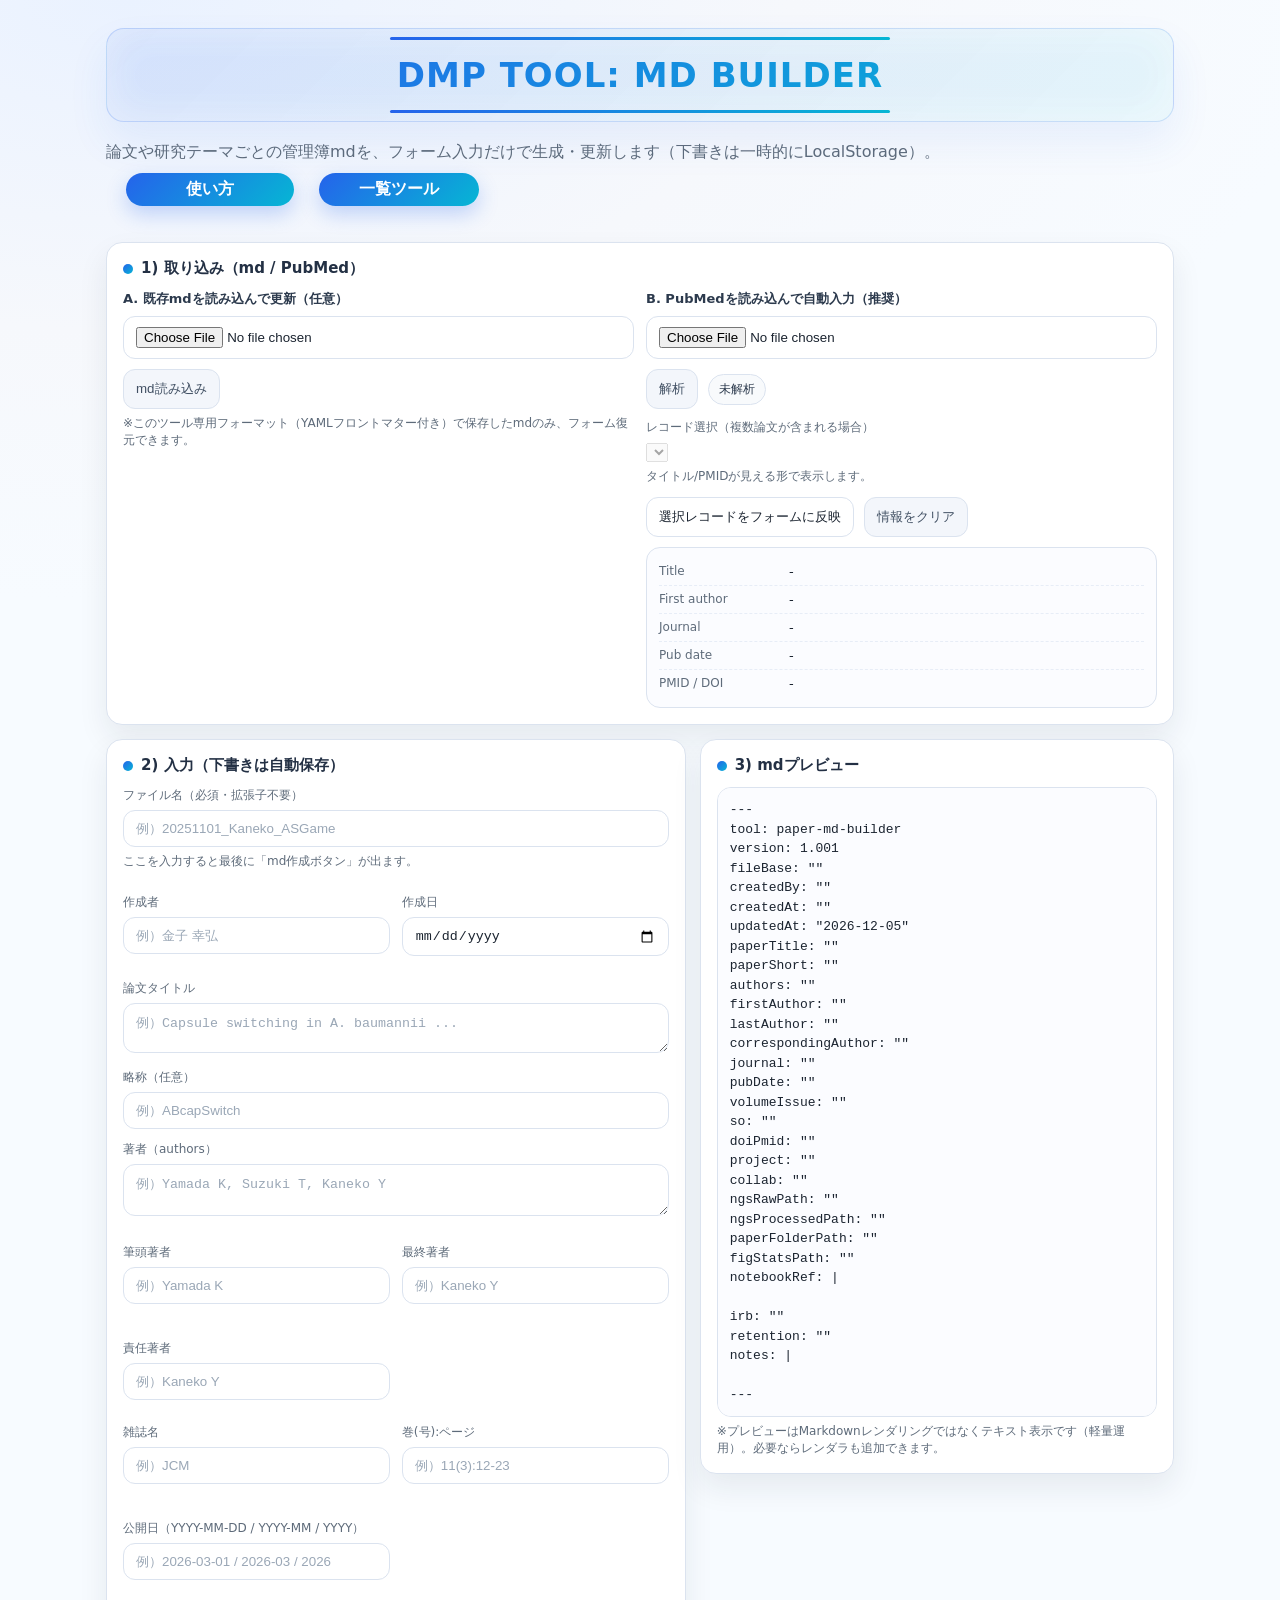
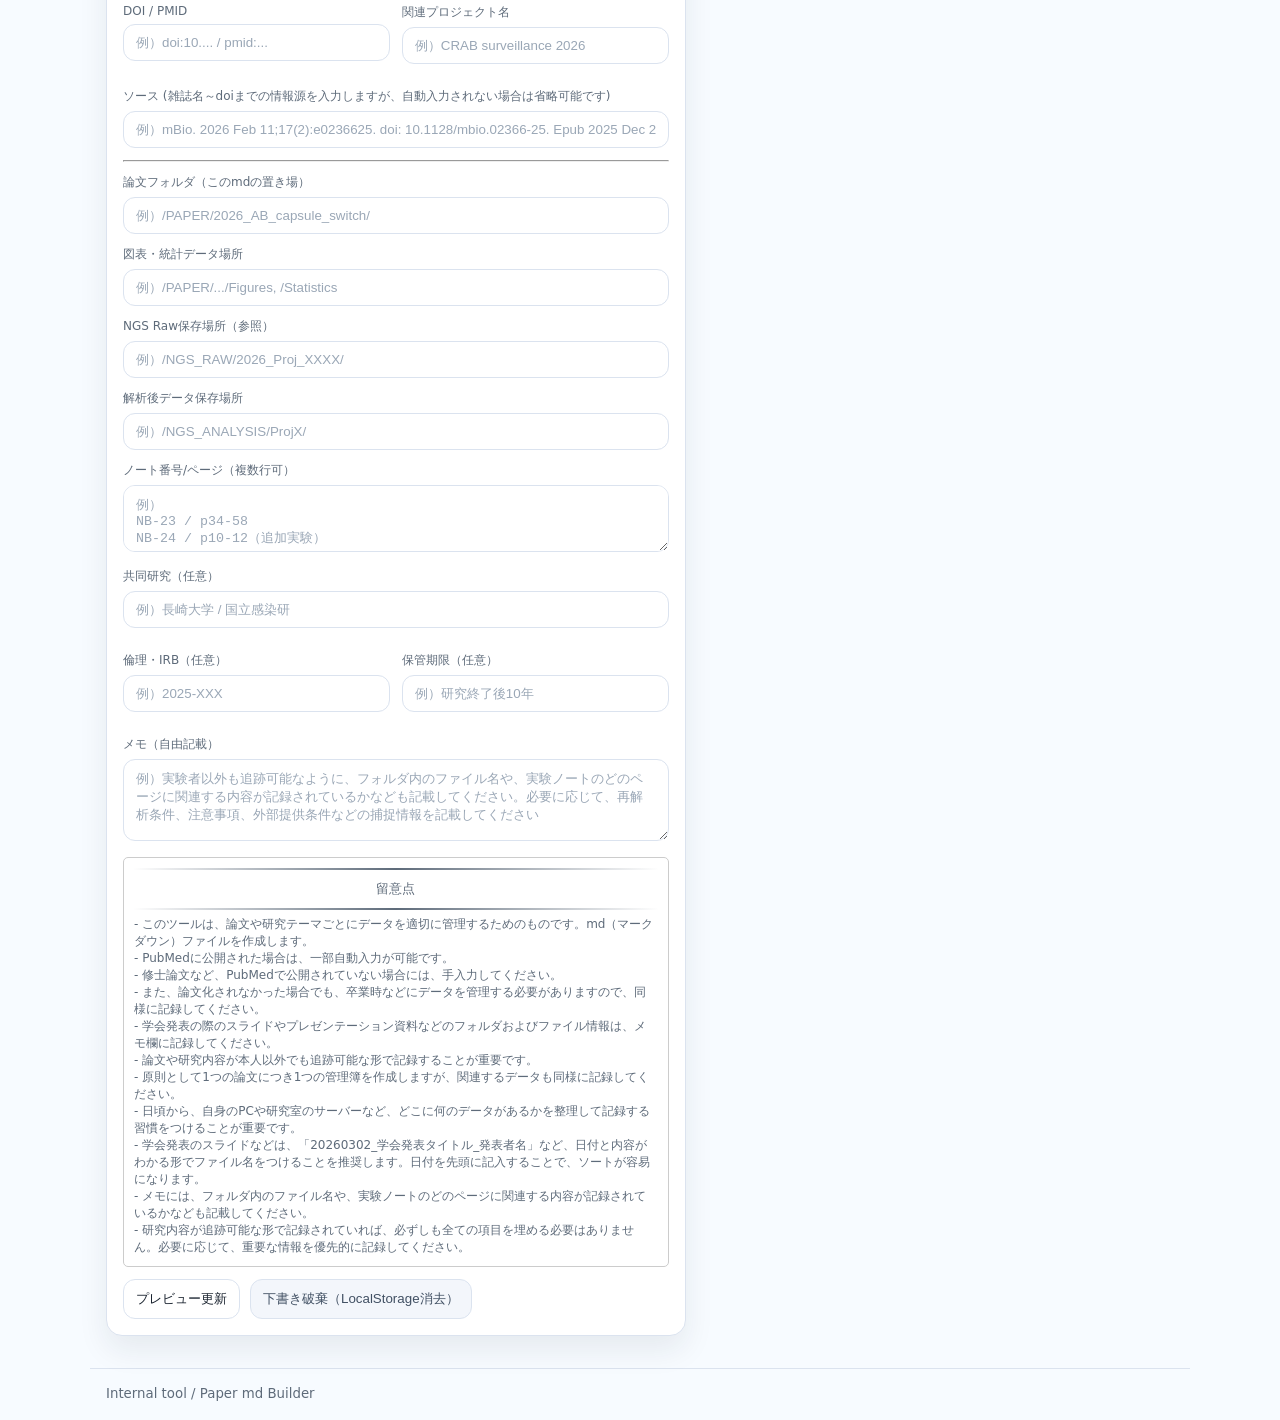
<file: index.html>
<!doctype html>
<html lang="ja">
  <head>
    <meta charset="utf-8" />
    <meta name="viewport" content="width=device-width,initial-scale=1" />
    <title>DMP tool</title>
    <link rel="stylesheet" href="style.css" />
  </head>
  <body>
    <header class="wrap">
      <div class="heroTitle">
        <h1>DMP tool: md builder</h1>
      </div>
      <p class="sub">
        論文や研究テーマごとの管理簿mdを、フォーム入力だけで生成・更新します（下書きは一時的にLocalStorage）。
      </p>

      <div class="toplink">
        <a href="howtouse.html" target="_blank" class="howtoLink">使い方</a>
        <a href="summary.html" target="_blank" class="summaryLink"
          >一覧ツール</a
        >
      </div>
    </header>

    <main class="wrap grid">
      <!-- Import hub -->
      <section class="card">
        <h2>1) 取り込み（md / PubMed）</h2>

        <div class="two">
          <!-- Existing md import -->
          <div>
            <h3 class="h3">A. 既存mdを読み込んで更新（任意）</h3>
            <div class="row">
              <input
                type="file"
                id="mdFile"
                accept=".md,text/markdown,text/plain"
              />
              <button id="btnLoadMd" class="btn secondary" type="button">
                md読み込み
              </button>
            </div>
            <p class="hint">
              ※このツール専用フォーマット（YAMLフロントマター付き）で保存したmdのみ、フォーム復元できます。
            </p>
          </div>

          <!-- NBIB import -->
          <div>
            <h3 class="h3">B. PubMedを読み込んで自動入力（推奨）</h3>
            <div class="row">
              <input type="file" id="nbibFile" accept=".nbib,.txt,text/plain" />
              <button id="btnLoadNbib" class="btn secondary" type="button">
                解析
              </button>
              <span id="nbibStatus" class="pill">未解析</span>
            </div>

            <div class="field" style="margin-top: 10px">
              <label>レコード選択（複数論文が含まれる場合）</label>
              <select id="nbibRecordSelect" disabled></select>
              <p class="hint">タイトル/PMIDが見える形で表示します。</p>
            </div>

            <div class="row">
              <button id="btnApplyNbib" class="btn" type="button" disabled>
                選択レコードをフォームに反映
              </button>
              <button id="btnClearNbib" class="btn secondary" type="button">
                情報をクリア
              </button>
            </div>

            <div class="miniCard" id="nbibPreviewBox" aria-live="polite">
              <div class="kv">
                <div class="k">Title</div>
                <div class="v" id="pvTitle">-</div>
              </div>
              <div class="kv">
                <div class="k">First author</div>
                <div class="v" id="pvAuthor">-</div>
              </div>
              <div class="kv">
                <div class="k">Journal</div>
                <div class="v" id="pvJournal">-</div>
              </div>
              <div class="kv">
                <div class="k">Pub date</div>
                <div class="v" id="pvDate">-</div>
              </div>
              <div class="kv">
                <div class="k">PMID / DOI</div>
                <div class="v" id="pvIds">-</div>
              </div>
            </div>
          </div>
        </div>
      </section>

      <!-- Form -->
      <section class="card">
        <h2>2) 入力（下書きは自動保存）</h2>

        <form id="paperForm" autocomplete="off">
          <div class="field">
            <label>ファイル名（必須・拡張子不要）</label>
            <input
              id="fileBase"
              type="text"
              placeholder="例）20251101_Kaneko_ASGame"
            />
            <p class="hint">ここを入力すると最後に「md作成ボタン」が出ます。</p>
          </div>

          <div class="two">
            <div class="field">
              <label>作成者</label>
              <input
                id="createdBy"
                type="text"
                required
                placeholder="例）金子 幸弘"
              />
            </div>
            <div class="field">
              <label>作成日</label>
              <input id="createdAt" type="date" required />
            </div>
          </div>

          <!-- 論文タイトル（全幅） -->
          <div class="field">
            <label>論文タイトル</label>
            <textarea
              id="paperTitle"
              rows="2"
              placeholder="例）Capsule switching in A. baumannii ..."
            ></textarea>
          </div>

          <!-- 略称 -->
          <div class="field">
            <label>略称（任意）</label>
            <input id="paperShort" type="text" placeholder="例）ABcapSwitch" />
          </div>

          <div class="field">
            <label>著者（authors）</label>
            <textarea
              id="authors"
              rows="2"
              placeholder="例）Yamada K, Suzuki T, Kaneko Y"
            ></textarea>
          </div>

          <div class="two">
            <div class="field">
              <label>筆頭著者</label>
              <input id="firstAuthor" type="text" placeholder="例）Yamada K" />
            </div>

            <div class="field">
              <label>最終著者</label>
              <input id="lastAuthor" type="text" placeholder="例）Kaneko Y" />
            </div>

            <div class="field">
              <label>責任著者</label>
              <input
                id="correspondingAuthor"
                type="text"
                placeholder="例）Kaneko Y"
              />
            </div>
          </div>

          <div class="two">
            <div class="field">
              <label>雑誌名</label>
              <input id="journal" type="text" placeholder="例）JCM" />
            </div>
            <div class="field">
              <label>巻(号):ページ</label>
              <input
                id="volumeIssue"
                type="text"
                placeholder="例）11(3):12-23"
              />
            </div>
            <div class="field">
              <label>公開日（YYYY-MM-DD / YYYY-MM / YYYY）</label>
              <!-- NBIBは月までが多いので text に変更 -->
              <input
                id="pubDate"
                type="text"
                placeholder="例）2026-03-01 / 2026-03 / 2026"
              />
            </div>
          </div>

          <div class="two">
            <div class="field">
              <label>DOI / PMID</label>
              <input
                id="doiPmid"
                type="text"
                placeholder="例）doi:10.... / pmid:..."
              />
            </div>
            <div class="field">
              <label>関連プロジェクト名</label>
              <input
                id="project"
                type="text"
                placeholder="例）CRAB surveillance 2026"
              />
            </div>
          </div>

          <div class="field">
            <label
              >ソース
              <span class="hint"
                >(雑誌名～doiまでの情報源を入力しますが、自動入力されない場合は省略可能です)</span
              ></label
            >
            <input
              id="so"
              type="text"
              placeholder="例）mBio. 2026 Feb 11;17(2):e0236625. doi: 10.1128/mbio.02366-25. Epub 2025 Dec 29."
            />
          </div>
          <hr />
          <div class="field">
            <label>論文フォルダ（このmdの置き場）</label>
            <input
              id="paperFolderPath"
              type="text"
              placeholder="例）/PAPER/2026_AB_capsule_switch/"
            />
          </div>
          <div class="field">
            <label>図表・統計データ場所</label>
            <input
              id="figStatsPath"
              type="text"
              placeholder="例）/PAPER/.../Figures, /Statistics"
            />
          </div>
          <div class="field">
            <label>NGS Raw保存場所（参照）</label>
            <input
              id="ngsRawPath"
              type="text"
              placeholder="例）/NGS_RAW/2026_Proj_XXXX/"
            />
          </div>
          <div class="field">
            <label>解析後データ保存場所</label>
            <input
              id="ngsProcessedPath"
              type="text"
              placeholder="例）/NGS_ANALYSIS/ProjX/"
            />
          </div>
          <div class="field">
            <label>ノート番号/ページ（複数行可）</label>
            <textarea
              id="notebookRef"
              rows="3"
              placeholder="例）
NB-23 / p34-58
NB-24 / p10-12（追加実験）"
            ></textarea>
          </div>

          <div class="field">
            <label>共同研究（任意）</label>
            <input
              id="collab"
              type="text"
              placeholder="例）長崎大学 / 国立感染研"
            />
          </div>

          <div class="two">
            <div class="field">
              <label>倫理・IRB（任意）</label>
              <input id="irb" type="text" placeholder="例）2025-XXX" />
            </div>
            <div class="field">
              <label>保管期限（任意）</label>
              <input
                id="retention"
                type="text"
                placeholder="例）研究終了後10年"
              />
            </div>
          </div>

          <div class="field">
            <label>メモ（自由記載）</label>
            <textarea
              id="notes"
              rows="4"
              placeholder="例）実験者以外も追跡可能なように、フォルダ内のファイル名や、実験ノートのどのページに関連する内容が記録されているかなども記載してください。必要に応じて、再解析条件、注意事項、外部提供条件などの捕捉情報を記載してください"
            ></textarea>
          </div>

          <div class="field">
            <p
              class="hint"
              style="border: 1px solid #ccc; padding: 10px; border-radius: 5px"
            >
              <label id="comments">留意点</label> -
              このツールは、論文や研究テーマごとにデータを適切に管理するためのものです。md（マークダウン）ファイルを作成します。<br />
              - PubMedに公開された場合は、一部自動入力が可能です。<br />
              -
              修士論文など、PubMedで公開されていない場合には、手入力してください。<br />
              -
              また、論文化されなかった場合でも、卒業時などにデータを管理する必要がありますので、同様に記録してください。<br />
              -
              学会発表の際のスライドやプレゼンテーション資料などのフォルダおよびファイル情報は、メモ欄に記録してください。<br />
              -
              論文や研究内容が本人以外でも追跡可能な形で記録することが重要です。<br />
              -
              原則として1つの論文につき1つの管理簿を作成しますが、関連するデータも同様に記録してください。<br />
              -
              日頃から、自身のPCや研究室のサーバーなど、どこに何のデータがあるかを整理して記録する習慣をつけることが重要です。<br />
              -
              学会発表のスライドなどは、「20260302_学会発表タイトル_発表者名」など、日付と内容がわかる形でファイル名をつけることを推奨します。日付を先頭に記入することで、ソートが容易になります。<br />
              -
              メモには、フォルダ内のファイル名や、実験ノートのどのページに関連する内容が記録されているかなども記載してください。<br />
              -
              研究内容が追跡可能な形で記録されていれば、必ずしも全ての項目を埋める必要はありません。必要に応じて、重要な情報を優先的に記録してください。
            </p>
          </div>

          <div class="row">
            <button id="btnPreview" class="btn" type="button">
              プレビュー更新
            </button>
            <button id="btnClearDraft" class="btn secondary" type="button">
              下書き破棄（LocalStorage消去）
            </button>
          </div>

          <div id="downloadArea" class="download hidden">
            <p class="hint strong">
              ファイル名が入力されたので、mdを作成できます。
            </p>
            <button id="btnDownload" class="btn primary" type="button">
              mdファイル作成 & ダウンロード（保存後に下書き消去）
            </button>
          </div>
        </form>
      </section>

      <!-- Preview -->
      <section class="card">
        <h2>3) mdプレビュー</h2>
        <pre id="preview" class="preview"></pre>
        <p class="hint">
          ※プレビューはMarkdownレンダリングではなくテキスト表示です（軽量運用）。必要ならレンダラも追加できます。
        </p>
      </section>
    </main>

    <footer class="wrap foot">
      <small>Internal tool / Paper md Builder</small>
    </footer>

    <script src="script.js"></script>
  </body>
</html>
</file>
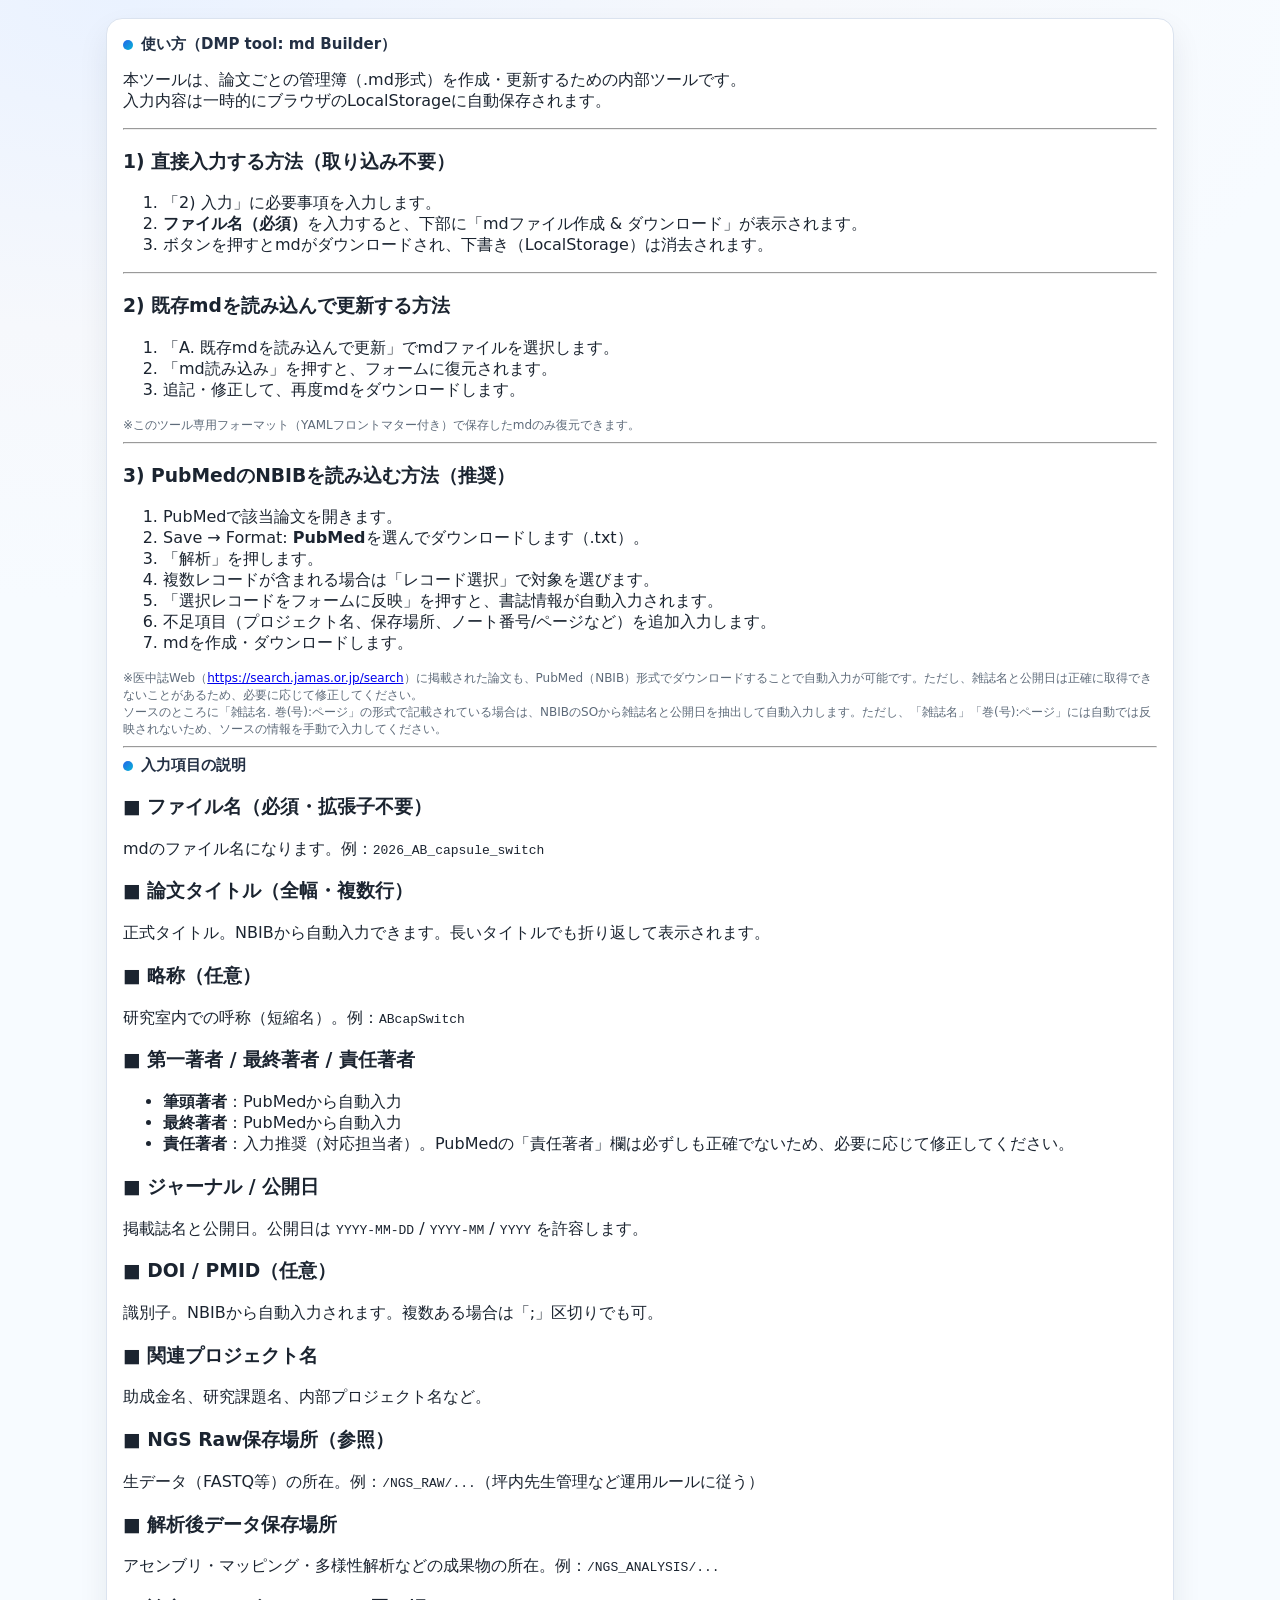
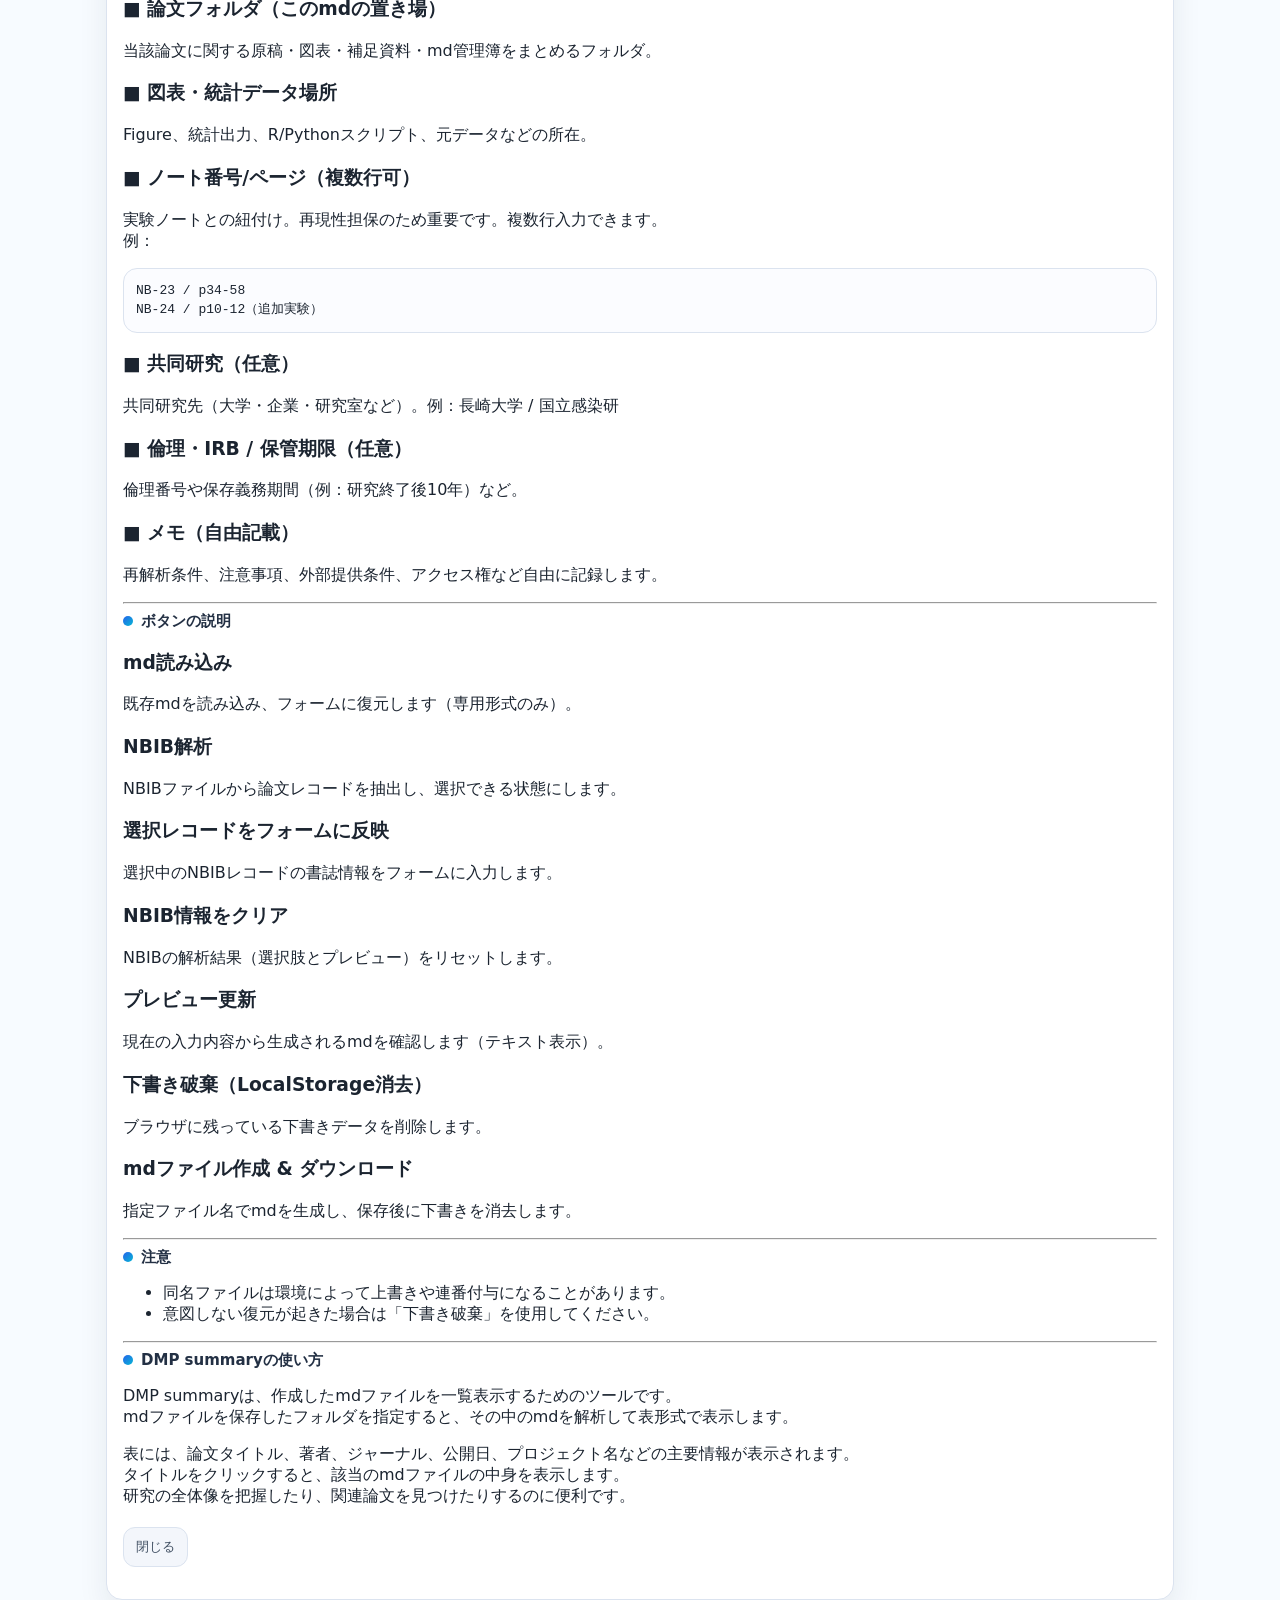
<file: howtouse.html>
<!doctype html>
<html lang="ja">
  <head>
    <meta charset="utf-8" />
    <meta name="viewport" content="width=device-width,initial-scale=1" />
    <title>使い方 - DMP tool</title>
    <link rel="stylesheet" href="style.css" />
  </head>
  <body>
    <main class="wrap">
      <section class="card">
        <h2>使い方（DMP tool: md Builder）</h2>

        <p>
          本ツールは、論文ごとの管理簿（.md形式）を作成・更新するための内部ツールです。<br />
          入力内容は一時的にブラウザのLocalStorageに自動保存されます。
        </p>

        <hr />

        <h3>1) 直接入力する方法（取り込み不要）</h3>
        <ol>
          <li>「2) 入力」に必要事項を入力します。</li>
          <li>
            <strong>ファイル名（必須）</strong
            >を入力すると、下部に「mdファイル作成 &
            ダウンロード」が表示されます。
          </li>
          <li>
            ボタンを押すとmdがダウンロードされ、下書き（LocalStorage）は消去されます。
          </li>
        </ol>

        <hr />

        <h3>2) 既存mdを読み込んで更新する方法</h3>
        <ol>
          <li>「A. 既存mdを読み込んで更新」でmdファイルを選択します。</li>
          <li>「md読み込み」を押すと、フォームに復元されます。</li>
          <li>追記・修正して、再度mdをダウンロードします。</li>
        </ol>
        <p class="hint">
          ※このツール専用フォーマット（YAMLフロントマター付き）で保存したmdのみ復元できます。
        </p>

        <hr />

        <h3>3) PubMedのNBIBを読み込む方法（推奨）</h3>
        <ol>
          <li>PubMedで該当論文を開きます。</li>
          <li>
            Save → Format:
            <strong>PubMed</strong>を選んでダウンロードします（.txt）。
          </li>
          <li>「解析」を押します。</li>
          <li>
            複数レコードが含まれる場合は「レコード選択」で対象を選びます。
          </li>
          <li>
            「選択レコードをフォームに反映」を押すと、書誌情報が自動入力されます。
          </li>
          <li>
            不足項目（プロジェクト名、保存場所、ノート番号/ページなど）を追加入力します。
          </li>
          <li>mdを作成・ダウンロードします。</li>
        </ol>
        <p class="hint">
          ※医中誌Web（<a
            href="https://search.jamas.or.jp/search"
            target="_blank"
            >https://search.jamas.or.jp/search</a
          >）に掲載された論文も、PubMed（NBIB）形式でダウンロードすることで自動入力が可能です。ただし、雑誌名と公開日は正確に取得できないことがあるため、必要に応じて修正してください。<br />
          ソースのところに「雑誌名.
          巻(号):ページ」の形式で記載されている場合は、NBIBのSOから雑誌名と公開日を抽出して自動入力します。ただし、「雑誌名」「巻(号):ページ」には自動では反映されないため、ソースの情報を手動で入力してください。<br />
        </p>

        <hr />

        <h2>入力項目の説明</h2>

        <h3>■ ファイル名（必須・拡張子不要）</h3>
        <p>mdのファイル名になります。例：<code>2026_AB_capsule_switch</code></p>

        <h3>■ 論文タイトル（全幅・複数行）</h3>
        <p>
          正式タイトル。NBIBから自動入力できます。長いタイトルでも折り返して表示されます。
        </p>

        <h3>■ 略称（任意）</h3>
        <p>研究室内での呼称（短縮名）。例：<code>ABcapSwitch</code></p>

        <h3>■ 第一著者 / 最終著者 / 責任著者</h3>
        <ul>
          <li><strong>筆頭著者</strong>：PubMedから自動入力</li>
          <li><strong>最終著者</strong>：PubMedから自動入力</li>
          <li>
            <strong>責任著者</strong
            >：入力推奨（対応担当者）。PubMedの「責任著者」欄は必ずしも正確でないため、必要に応じて修正してください。
          </li>
        </ul>

        <h3>■ ジャーナル / 公開日</h3>
        <p>
          掲載誌名と公開日。公開日は <code>YYYY-MM-DD</code> /
          <code>YYYY-MM</code> / <code>YYYY</code> を許容します。
        </p>

        <h3>■ DOI / PMID（任意）</h3>
        <p>
          識別子。NBIBから自動入力されます。複数ある場合は「;」区切りでも可。
        </p>

        <h3>■ 関連プロジェクト名</h3>
        <p>助成金名、研究課題名、内部プロジェクト名など。</p>

        <h3>■ NGS Raw保存場所（参照）</h3>
        <p>
          生データ（FASTQ等）の所在。例：<code>/NGS_RAW/...</code>（坪内先生管理など運用ルールに従う）
        </p>

        <h3>■ 解析後データ保存場所</h3>
        <p>
          アセンブリ・マッピング・多様性解析などの成果物の所在。例：<code
            >/NGS_ANALYSIS/...</code
          >
        </p>

        <h3>■ 論文フォルダ（このmdの置き場）</h3>
        <p>
          当該論文に関する原稿・図表・補足資料・md管理簿をまとめるフォルダ。
        </p>

        <h3>■ 図表・統計データ場所</h3>
        <p>Figure、統計出力、R/Pythonスクリプト、元データなどの所在。</p>

        <h3>■ ノート番号/ページ（複数行可）</h3>
        <p>
          実験ノートとの紐付け。再現性担保のため重要です。複数行入力できます。<br />
          例：
        </p>
        <pre class="preview" style="min-height: auto; max-height: none">
NB-23 / p34-58
NB-24 / p10-12（追加実験）</pre
        >

        <h3>■ 共同研究（任意）</h3>
        <p>共同研究先（大学・企業・研究室など）。例：長崎大学 / 国立感染研</p>

        <h3>■ 倫理・IRB / 保管期限（任意）</h3>
        <p>倫理番号や保存義務期間（例：研究終了後10年）など。</p>

        <h3>■ メモ（自由記載）</h3>
        <p>
          再解析条件、注意事項、外部提供条件、アクセス権など自由に記録します。
        </p>

        <hr />

        <h2>ボタンの説明</h2>

        <h3>md読み込み</h3>
        <p>既存mdを読み込み、フォームに復元します（専用形式のみ）。</p>

        <h3>NBIB解析</h3>
        <p>NBIBファイルから論文レコードを抽出し、選択できる状態にします。</p>

        <h3>選択レコードをフォームに反映</h3>
        <p>選択中のNBIBレコードの書誌情報をフォームに入力します。</p>

        <h3>NBIB情報をクリア</h3>
        <p>NBIBの解析結果（選択肢とプレビュー）をリセットします。</p>

        <h3>プレビュー更新</h3>
        <p>現在の入力内容から生成されるmdを確認します（テキスト表示）。</p>

        <h3>下書き破棄（LocalStorage消去）</h3>
        <p>ブラウザに残っている下書きデータを削除します。</p>

        <h3>mdファイル作成 & ダウンロード</h3>
        <p>指定ファイル名でmdを生成し、保存後に下書きを消去します。</p>

        <hr />

        <h2>注意</h2>
        <ul>
          <li>
            同名ファイルは環境によって上書きや連番付与になることがあります。
          </li>
          <li>
            意図しない復元が起きた場合は「下書き破棄」を使用してください。
          </li>
        </ul>
        <hr />
        <h2>DMP summaryの使い方</h2>
        <p>
          DMP summaryは、作成したmdファイルを一覧表示するためのツールです。<br />
          mdファイルを保存したフォルダを指定すると、その中のmdを解析して表形式で表示します。
        </p>
        <p>
          表には、論文タイトル、著者、ジャーナル、公開日、プロジェクト名などの主要情報が表示されます。<br />
          タイトルをクリックすると、該当のmdファイルの中身を表示します。<br />
          研究の全体像を把握したり、関連論文を見つけたりするのに便利です。
        </p>

        <p style="margin-top: 20px">
          <button class="btn secondary" onclick="window.close()">閉じる</button>
        </p>
      </section>
    </main>
  </body>
</html>
</file>
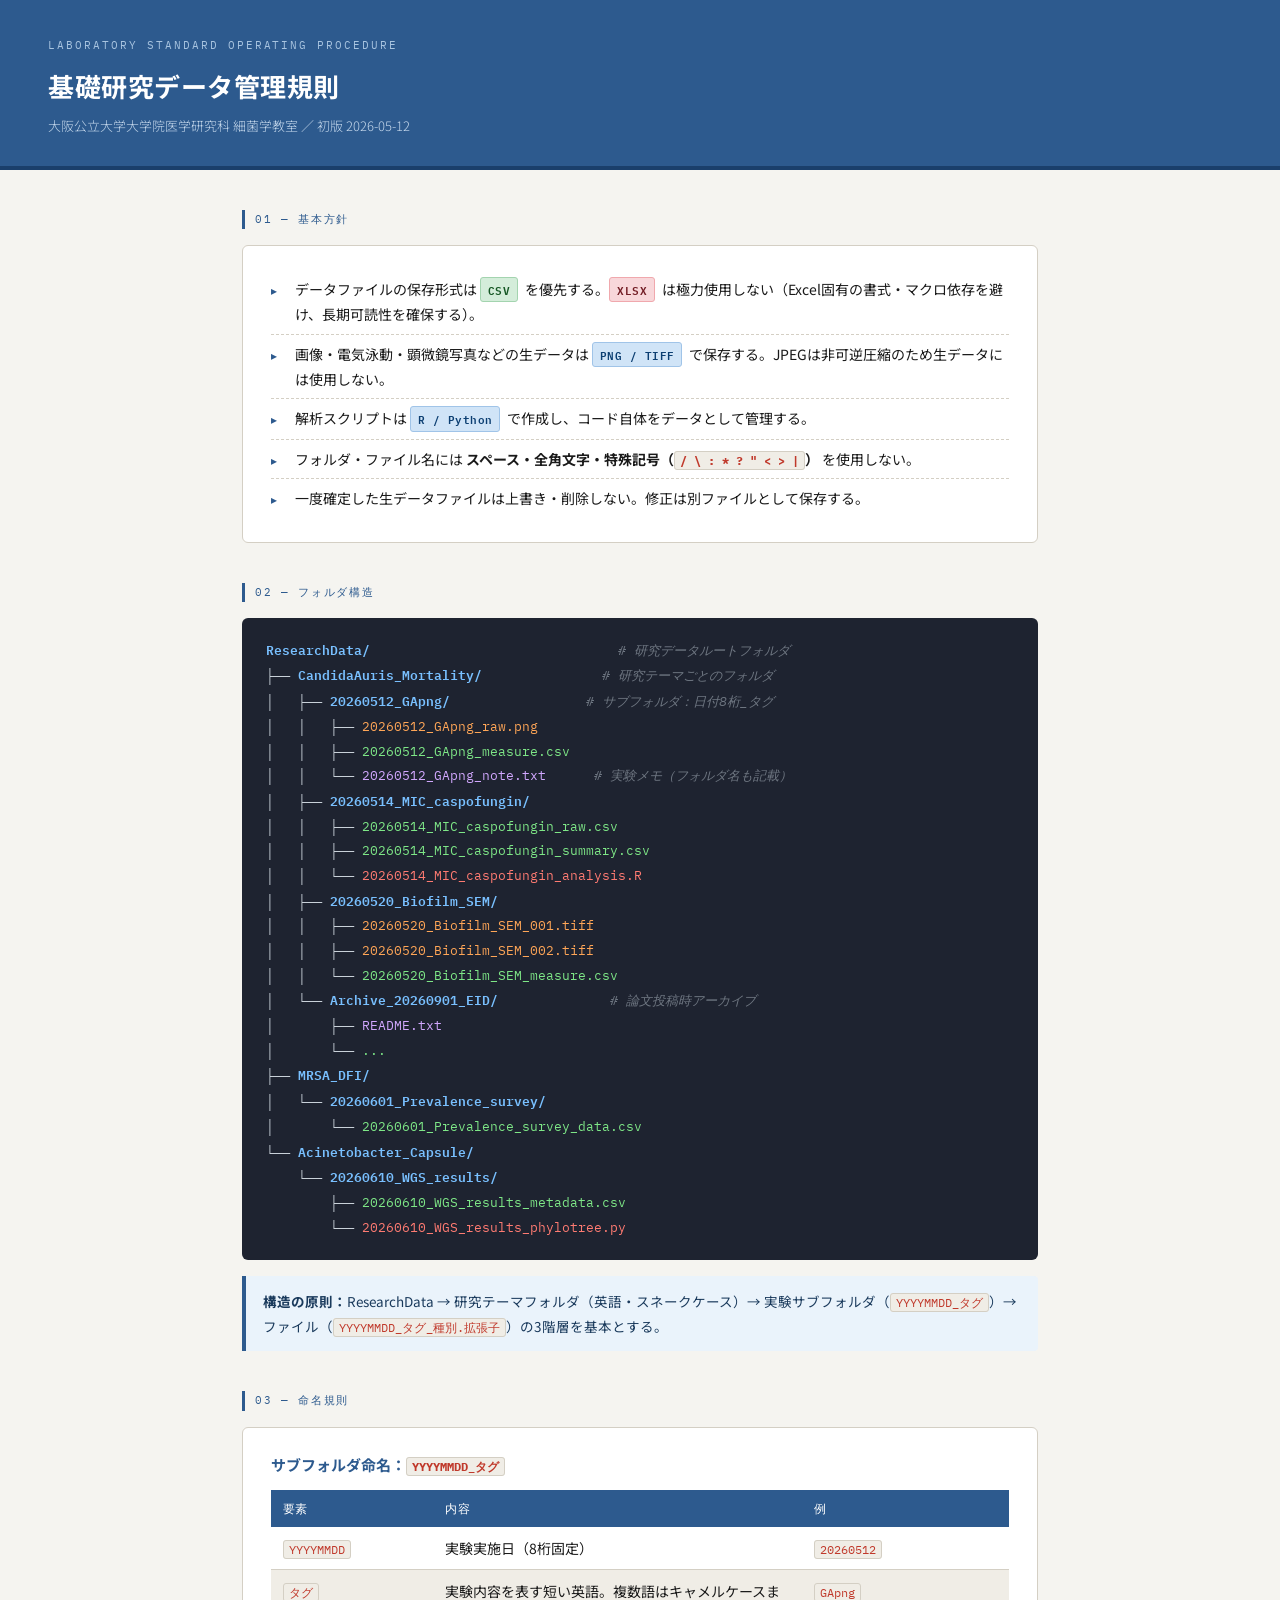
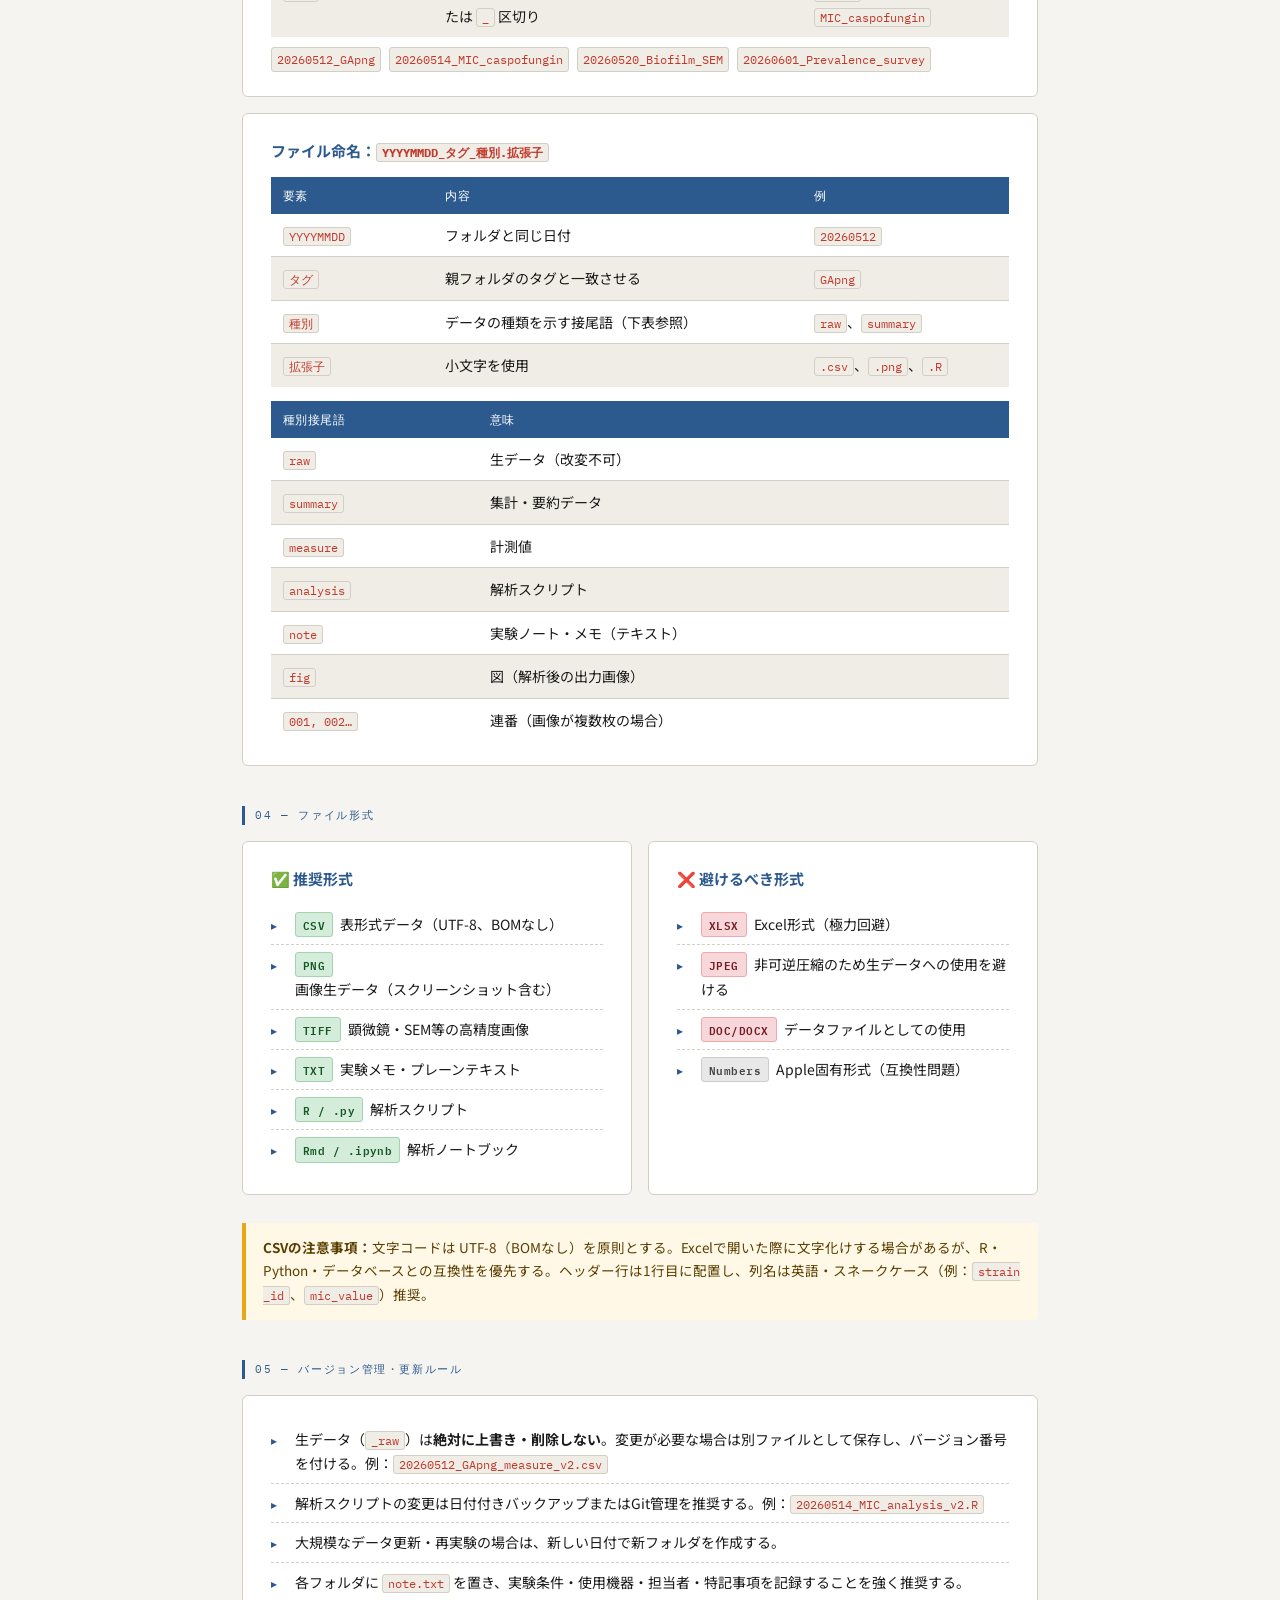
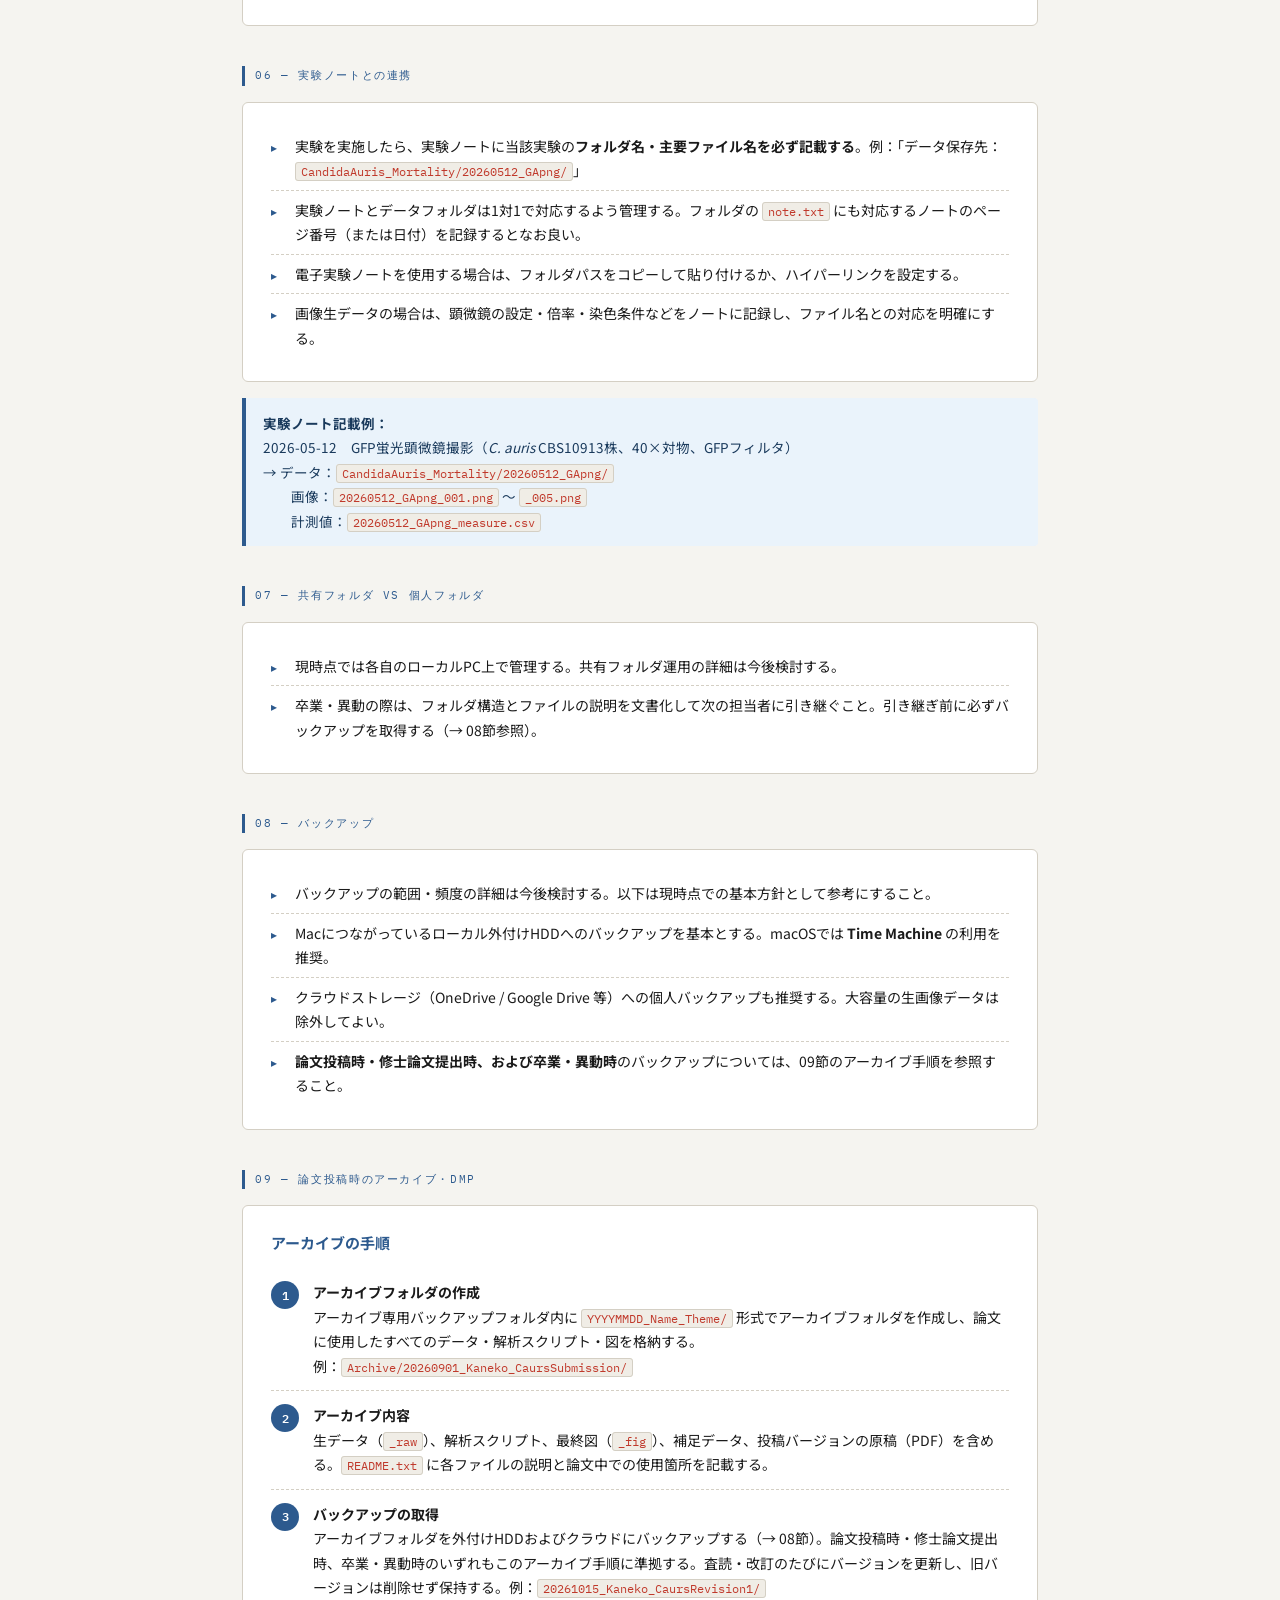
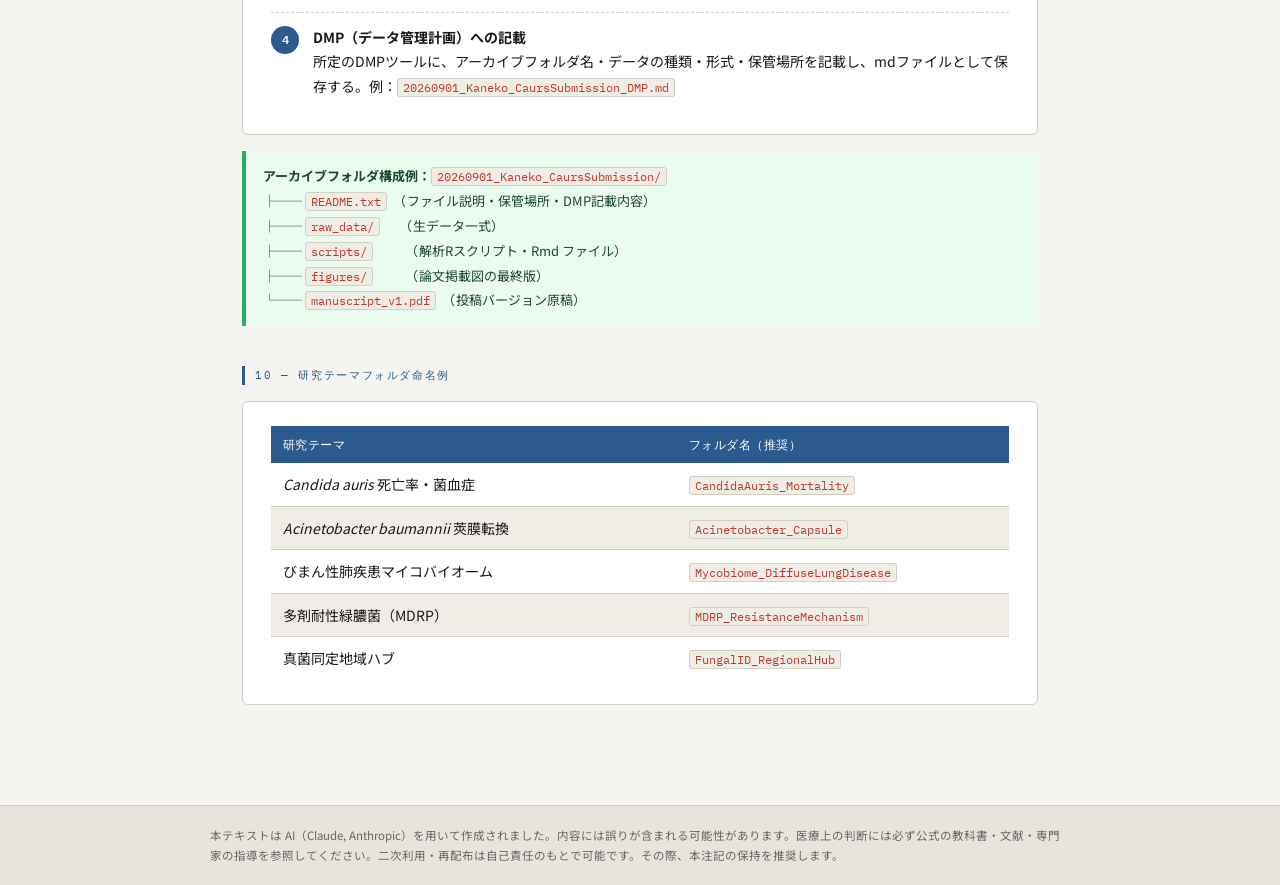
<file: research_data_management.html>
<!doctype html>
<html lang="ja">
  <head>
    <meta charset="UTF-8" />
    <meta name="viewport" content="width=device-width, initial-scale=1.0" />
    <title>基礎研究データ管理規則</title>
    <style>
      @import url("https://fonts.googleapis.com/css2?family=IBM+Plex+Mono:wght@400;600&family=Noto+Sans+JP:wght@300;400;500;700&display=swap");

      :root {
        --bg: #f5f4f0;
        --surface: #ffffff;
        --surface2: #f0ede6;
        --border: #d4cfc4;
        --accent: #2d5a8e;
        --accent2: #c0392b;
        --accent3: #27ae60;
        --text: #1a1a1a;
        --mono: "IBM Plex Mono", monospace;
        --sans: "Noto Sans JP", sans-serif;
      }

      * {
        box-sizing: border-box;
        margin: 0;
        padding: 0;
      }

      body {
        background: var(--bg);
        color: var(--text);
        font-family: var(--sans);
        font-size: 15px;
        line-height: 1.75;
      }

      header {
        background: var(--accent);
        color: white;
        padding: 36px 48px 28px;
        border-bottom: 4px solid #1a3f6b;
      }
      header .label {
        font-family: var(--mono);
        font-size: 11px;
        letter-spacing: 0.18em;
        text-transform: uppercase;
        color: #a8c4e0;
        margin-bottom: 8px;
      }
      header h1 {
        font-size: 26px;
        font-weight: 700;
        letter-spacing: 0.02em;
        margin-bottom: 6px;
      }
      header .subtitle {
        font-size: 13px;
        color: #c5d8ec;
        font-weight: 300;
      }

      .container {
        max-width: 860px;
        margin: 0 auto;
        padding: 40px 32px 60px;
      }
      .section {
        margin-bottom: 40px;
      }

      .section-title {
        font-family: var(--mono);
        font-size: 11px;
        letter-spacing: 0.15em;
        text-transform: uppercase;
        color: var(--accent);
        border-left: 3px solid var(--accent);
        padding-left: 10px;
        margin-bottom: 16px;
      }

      .card {
        background: var(--surface);
        border: 1px solid var(--border);
        border-radius: 6px;
        padding: 24px 28px;
        margin-bottom: 16px;
      }
      .card h3 {
        font-size: 15px;
        font-weight: 700;
        margin-bottom: 12px;
        color: var(--accent);
      }

      /* ── Tree ── */
      .tree-wrap {
        background: #1e2330;
        border-radius: 6px;
        padding: 20px 24px;
        margin-bottom: 16px;
        overflow-x: auto;
      }
      .tree-wrap pre {
        font-family: var(--mono);
        font-size: 13px;
        line-height: 1.9;
        color: #c9d1d9;
        white-space: pre;
        margin: 0;
      }
      .d {
        color: #79c0ff;
        font-weight: 600;
      }
      .fc {
        color: #7ee787;
      }
      .fi {
        color: #ffa657;
      }
      .fn {
        color: #ff7b72;
      }
      .ft {
        color: #d2a8ff;
      }
      .cm {
        color: #6e7681;
        font-style: italic;
      }

      /* ── Tables ── */
      .rule-table {
        width: 100%;
        border-collapse: collapse;
        font-size: 14px;
        table-layout: fixed;
      }
      .rule-table th {
        background: var(--accent);
        color: white;
        padding: 8px 12px;
        text-align: left;
        font-weight: 500;
        font-family: var(--mono);
        font-size: 12px;
        letter-spacing: 0.04em;
      }
      .rule-table td {
        padding: 9px 12px;
        border-bottom: 1px solid var(--border);
        vertical-align: top;
        word-break: break-word;
      }
      .rule-table tr:last-child td {
        border-bottom: none;
      }
      .rule-table tr:nth-child(even) td {
        background: var(--surface2);
      }

      code {
        font-family: var(--mono);
        font-size: 12px;
        background: var(--surface2);
        border: 1px solid var(--border);
        border-radius: 3px;
        padding: 1px 5px;
        color: var(--accent2);
        word-break: break-all;
      }

      .badge {
        display: inline-block;
        font-family: var(--mono);
        font-size: 11px;
        padding: 2px 7px;
        border-radius: 3px;
        font-weight: 600;
        letter-spacing: 0.04em;
        margin-right: 4px;
        white-space: nowrap;
      }
      .badge-green {
        background: #d4edda;
        color: #155724;
        border: 1px solid #a3d4af;
      }
      .badge-red {
        background: #f8d7da;
        color: #721c24;
        border: 1px solid #f0a8ad;
      }
      .badge-blue {
        background: #d0e4f7;
        color: #0c3f72;
        border: 1px solid #a0c4e8;
      }
      .badge-gray {
        background: #e8e8e8;
        color: #444;
        border: 1px solid #ccc;
      }
      .badge-orange {
        background: #fff0d4;
        color: #7a4000;
        border: 1px solid #f4c27a;
      }

      .rules-list {
        list-style: none;
        padding: 0;
      }
      .rules-list li {
        padding: 7px 0 7px 24px;
        position: relative;
        border-bottom: 1px dashed var(--border);
        font-size: 14px;
      }
      .rules-list li:last-child {
        border-bottom: none;
      }
      .rules-list li::before {
        content: "▸";
        position: absolute;
        left: 0;
        color: var(--accent);
        font-size: 12px;
        top: 9px;
      }

      .highlight-box {
        background: #eaf3fb;
        border-left: 4px solid var(--accent);
        border-radius: 0 4px 4px 0;
        padding: 13px 17px;
        font-size: 13.5px;
        margin-top: 12px;
        color: #1a3a5c;
        line-height: 1.8;
      }
      .warn-box {
        background: #fff8e6;
        border-left: 4px solid #e6a817;
        border-radius: 0 4px 4px 0;
        padding: 13px 17px;
        font-size: 13.5px;
        margin-top: 12px;
        color: #5a3e00;
      }
      .green-box {
        background: #eafbef;
        border-left: 4px solid var(--accent3);
        border-radius: 0 4px 4px 0;
        padding: 13px 17px;
        font-size: 13px;
        margin-top: 12px;
        color: #1a4a2a;
        line-height: 1.9;
      }

      .tag-row {
        display: flex;
        flex-wrap: wrap;
        gap: 8px;
        margin-top: 10px;
      }

      .two-col {
        display: grid;
        grid-template-columns: 1fr 1fr;
        gap: 16px;
      }

      .step-list {
        list-style: none;
        padding: 0;
      }
      .step-list li {
        display: flex;
        gap: 14px;
        padding: 12px 0;
        border-bottom: 1px dashed var(--border);
        font-size: 14px;
        align-items: flex-start;
      }
      .step-list li:last-child {
        border-bottom: none;
      }
      .step-num {
        flex-shrink: 0;
        width: 28px;
        height: 28px;
        background: var(--accent);
        color: white;
        border-radius: 50%;
        display: flex;
        align-items: center;
        justify-content: center;
        font-family: var(--mono);
        font-size: 12px;
        font-weight: 600;
        margin-top: 1px;
      }

      @media (max-width: 600px) {
        .two-col {
          grid-template-columns: 1fr;
        }
        header {
          padding: 24px 20px;
        }
        .container {
          padding: 24px 16px 48px;
        }
        .tree-wrap pre {
          font-size: 11px;
        }
      }

      footer {
        background: #e8e4dc;
        border-top: 1px solid var(--border);
        padding: 20px 32px;
        font-size: 11.5px;
        color: #666;
        line-height: 1.7;
      }
      footer p {
        max-width: 860px;
        margin: 0 auto;
      }
    </style>
  </head>
  <body>
    <header>
      <div class="label">Laboratory Standard Operating Procedure</div>
      <h1>基礎研究データ管理規則</h1>
      <div class="subtitle">
        大阪公立大学大学院医学研究科 細菌学教室 ／ 初版 2026-05-12
      </div>
    </header>

    <div class="container">
      <!-- 01 基本方針 -->
      <div class="section">
        <div class="section-title">01 — 基本方針</div>
        <div class="card">
          <ul class="rules-list">
            <li>
              データファイルの保存形式は
              <span class="badge badge-green">CSV</span> を優先する。<span
                class="badge badge-red"
                >XLSX</span
              >
              は極力使用しない（Excel固有の書式・マクロ依存を避け、長期可読性を確保する）。
            </li>
            <li>
              画像・電気泳動・顕微鏡写真などの生データは
              <span class="badge badge-blue">PNG / TIFF</span>
              で保存する。JPEGは非可逆圧縮のため生データには使用しない。
            </li>
            <li>
              解析スクリプトは
              <span class="badge badge-blue">R / Python</span>
              で作成し、コード自体をデータとして管理する。
            </li>
            <li>
              フォルダ・ファイル名には
              <strong
                >スペース・全角文字・特殊記号（<code
                  >/ \ : * ? " &lt; &gt; |</code
                >）</strong
              >
              を使用しない。
            </li>
            <li>
              一度確定した生データファイルは上書き・削除しない。修正は別ファイルとして保存する。
            </li>
          </ul>
        </div>
      </div>

      <!-- 02 フォルダ構造 -->
      <div class="section">
        <div class="section-title">02 — フォルダ構造</div>

        <div class="tree-wrap">
          <pre><span class="d">ResearchData/</span>                               <span class="cm"># 研究データルートフォルダ</span>
├── <span class="d">CandidaAuris_Mortality/</span>               <span class="cm"># 研究テーマごとのフォルダ</span>
│   ├── <span class="d">20260512_GApng/</span>                 <span class="cm"># サブフォルダ：日付8桁_タグ</span>
│   │   ├── <span class="fi">20260512_GApng_raw.png</span>
│   │   ├── <span class="fc">20260512_GApng_measure.csv</span>
│   │   └── <span class="ft">20260512_GApng_note.txt</span>      <span class="cm"># 実験メモ（フォルダ名も記載）</span>
│   ├── <span class="d">20260514_MIC_caspofungin/</span>
│   │   ├── <span class="fc">20260514_MIC_caspofungin_raw.csv</span>
│   │   ├── <span class="fc">20260514_MIC_caspofungin_summary.csv</span>
│   │   └── <span class="fn">20260514_MIC_caspofungin_analysis.R</span>
│   ├── <span class="d">20260520_Biofilm_SEM/</span>
│   │   ├── <span class="fi">20260520_Biofilm_SEM_001.tiff</span>
│   │   ├── <span class="fi">20260520_Biofilm_SEM_002.tiff</span>
│   │   └── <span class="fc">20260520_Biofilm_SEM_measure.csv</span>
│   └── <span class="d">Archive_20260901_EID/</span>              <span class="cm"># 論文投稿時アーカイブ</span>
│       ├── <span class="ft">README.txt</span>
│       └── <span class="fc">...</span>
├── <span class="d">MRSA_DFI/</span>
│   └── <span class="d">20260601_Prevalence_survey/</span>
│       └── <span class="fc">20260601_Prevalence_survey_data.csv</span>
└── <span class="d">Acinetobacter_Capsule/</span>
    └── <span class="d">20260610_WGS_results/</span>
        ├── <span class="fc">20260610_WGS_results_metadata.csv</span>
        └── <span class="fn">20260610_WGS_results_phylotree.py</span></pre>
        </div>

        <div class="highlight-box">
          <strong>構造の原則：</strong>ResearchData →
          研究テーマフォルダ（英語・スネークケース）→
          実験サブフォルダ（<code>YYYYMMDD_タグ</code>）→
          ファイル（<code>YYYYMMDD_タグ_種別.拡張子</code>）の3階層を基本とする。
        </div>
      </div>

      <!-- 03 命名規則 -->
      <div class="section">
        <div class="section-title">03 — 命名規則</div>

        <div class="card">
          <h3>サブフォルダ命名：<code>YYYYMMDD_タグ</code></h3>
          <table class="rule-table">
            <colgroup>
              <col style="width: 22%" />
              <col style="width: 50%" />
              <col style="width: 28%" />
            </colgroup>
            <thead>
              <tr>
                <th>要素</th>
                <th>内容</th>
                <th>例</th>
              </tr>
            </thead>
            <tbody>
              <tr>
                <td><code>YYYYMMDD</code></td>
                <td>実験実施日（8桁固定）</td>
                <td><code>20260512</code></td>
              </tr>
              <tr>
                <td><code>タグ</code></td>
                <td>
                  実験内容を表す短い英語。複数語はキャメルケースまたは
                  <code>_</code> 区切り
                </td>
                <td><code>GApng</code><br /><code>MIC_caspofungin</code></td>
              </tr>
            </tbody>
          </table>
          <div class="tag-row">
            <code>20260512_GApng</code>
            <code>20260514_MIC_caspofungin</code>
            <code>20260520_Biofilm_SEM</code>
            <code>20260601_Prevalence_survey</code>
          </div>
        </div>

        <div class="card">
          <h3>ファイル命名：<code>YYYYMMDD_タグ_種別.拡張子</code></h3>
          <table class="rule-table">
            <colgroup>
              <col style="width: 22%" />
              <col style="width: 50%" />
              <col style="width: 28%" />
            </colgroup>
            <thead>
              <tr>
                <th>要素</th>
                <th>内容</th>
                <th>例</th>
              </tr>
            </thead>
            <tbody>
              <tr>
                <td><code>YYYYMMDD</code></td>
                <td>フォルダと同じ日付</td>
                <td><code>20260512</code></td>
              </tr>
              <tr>
                <td><code>タグ</code></td>
                <td>親フォルダのタグと一致させる</td>
                <td><code>GApng</code></td>
              </tr>
              <tr>
                <td><code>種別</code></td>
                <td>データの種類を示す接尾語（下表参照）</td>
                <td><code>raw</code>、<code>summary</code></td>
              </tr>
              <tr>
                <td><code>拡張子</code></td>
                <td>小文字を使用</td>
                <td><code>.csv</code>、<code>.png</code>、<code>.R</code></td>
              </tr>
            </tbody>
          </table>

          <table class="rule-table" style="margin-top: 14px">
            <colgroup>
              <col style="width: 28%" />
              <col style="width: 72%" />
            </colgroup>
            <thead>
              <tr>
                <th>種別接尾語</th>
                <th>意味</th>
              </tr>
            </thead>
            <tbody>
              <tr>
                <td><code>raw</code></td>
                <td>生データ（改変不可）</td>
              </tr>
              <tr>
                <td><code>summary</code></td>
                <td>集計・要約データ</td>
              </tr>
              <tr>
                <td><code>measure</code></td>
                <td>計測値</td>
              </tr>
              <tr>
                <td><code>analysis</code></td>
                <td>解析スクリプト</td>
              </tr>
              <tr>
                <td><code>note</code></td>
                <td>実験ノート・メモ（テキスト）</td>
              </tr>
              <tr>
                <td><code>fig</code></td>
                <td>図（解析後の出力画像）</td>
              </tr>
              <tr>
                <td><code>001, 002…</code></td>
                <td>連番（画像が複数枚の場合）</td>
              </tr>
            </tbody>
          </table>
        </div>
      </div>

      <!-- 04 ファイル形式 -->
      <div class="section">
        <div class="section-title">04 — ファイル形式</div>
        <div class="two-col">
          <div class="card">
            <h3>✅ 推奨形式</h3>
            <ul class="rules-list">
              <li>
                <span class="badge badge-green">CSV</span>
                表形式データ（UTF-8、BOMなし）
              </li>
              <li>
                <span class="badge badge-green">PNG</span>
                画像生データ（スクリーンショット含む）
              </li>
              <li>
                <span class="badge badge-green">TIFF</span>
                顕微鏡・SEM等の高精度画像
              </li>
              <li>
                <span class="badge badge-green">TXT</span>
                実験メモ・プレーンテキスト
              </li>
              <li>
                <span class="badge badge-green">R / .py</span> 解析スクリプト
              </li>
              <li>
                <span class="badge badge-green">Rmd / .ipynb</span>
                解析ノートブック
              </li>
            </ul>
          </div>
          <div class="card">
            <h3>❌ 避けるべき形式</h3>
            <ul class="rules-list">
              <li>
                <span class="badge badge-red">XLSX</span> Excel形式（極力回避）
              </li>
              <li>
                <span class="badge badge-red">JPEG</span>
                非可逆圧縮のため生データへの使用を避ける
              </li>
              <li>
                <span class="badge badge-red">DOC/DOCX</span>
                データファイルとしての使用
              </li>
              <li>
                <span class="badge badge-gray">Numbers</span>
                Apple固有形式（互換性問題）
              </li>
            </ul>
          </div>
        </div>
        <div class="warn-box">
          <strong>CSVの注意事項：</strong>文字コードは
          UTF-8（BOMなし）を原則とする。Excelで開いた際に文字化けする場合があるが、R・Python・データベースとの互換性を優先する。ヘッダー行は1行目に配置し、列名は英語・スネークケース（例：<code>strain_id</code>、<code>mic_value</code>）推奨。
        </div>
      </div>

      <!-- 05 バージョン管理 -->
      <div class="section">
        <div class="section-title">05 — バージョン管理・更新ルール</div>
        <div class="card">
          <ul class="rules-list">
            <li>
              生データ（<code>_raw</code>）は<strong>絶対に上書き・削除しない</strong>。変更が必要な場合は別ファイルとして保存し、バージョン番号を付ける。例：<code
                >20260512_GApng_measure_v2.csv</code
              >
            </li>
            <li>
              解析スクリプトの変更は日付付きバックアップまたはGit管理を推奨する。例：<code
                >20260514_MIC_analysis_v2.R</code
              >
            </li>
            <li>
              大規模なデータ更新・再実験の場合は、新しい日付で新フォルダを作成する。
            </li>
            <li>
              各フォルダに
              <code>note.txt</code>
              を置き、実験条件・使用機器・担当者・特記事項を記録することを強く推奨する。
            </li>
          </ul>
        </div>
      </div>

      <!-- 06 実験ノートとの連携 -->
      <div class="section">
        <div class="section-title">06 — 実験ノートとの連携</div>
        <div class="card">
          <ul class="rules-list">
            <li>
              実験を実施したら、実験ノートに当該実験の<strong>フォルダ名・主要ファイル名を必ず記載する</strong>。例：「データ保存先：<code>CandidaAuris_Mortality/20260512_GApng/</code>」
            </li>
            <li>
              実験ノートとデータフォルダは1対1で対応するよう管理する。フォルダの
              <code>note.txt</code>
              にも対応するノートのページ番号（または日付）を記録するとなお良い。
            </li>
            <li>
              電子実験ノートを使用する場合は、フォルダパスをコピーして貼り付けるか、ハイパーリンクを設定する。
            </li>
            <li>
              画像生データの場合は、顕微鏡の設定・倍率・染色条件などをノートに記録し、ファイル名との対応を明確にする。
            </li>
          </ul>
        </div>
        <div class="highlight-box">
          <strong>実験ノート記載例：</strong><br />
          2026-05-12　GFP蛍光顕微鏡撮影（<i>C. auris</i>
          CBS10913株、40×対物、GFPフィルタ）<br />
          → データ：<code>CandidaAuris_Mortality/20260512_GApng/</code><br />
          　　画像：<code>20260512_GApng_001.png</code> 〜 <code>_005.png</code
          ><br />
          　　計測値：<code>20260512_GApng_measure.csv</code>
        </div>
      </div>

      <!-- 07 共有フォルダ vs 個人フォルダ -->
      <div class="section">
        <div class="section-title">07 — 共有フォルダ vs 個人フォルダ</div>
        <div class="card">
          <ul class="rules-list">
            <li>
              現時点では各自のローカルPC上で管理する。共有フォルダ運用の詳細は今後検討する。
            </li>
            <li>
              卒業・異動の際は、フォルダ構造とファイルの説明を文書化して次の担当者に引き継ぐこと。引き継ぎ前に必ずバックアップを取得する（→
              08節参照）。
            </li>
          </ul>
        </div>
      </div>

      <!-- 08 バックアップ -->
      <div class="section">
        <div class="section-title">08 — バックアップ</div>

        <div class="card">
          <ul class="rules-list">
            <li>
              バックアップの範囲・頻度の詳細は今後検討する。以下は現時点での基本方針として参考にすること。
            </li>
            <li>
              Macにつながっているローカル外付けHDDへのバックアップを基本とする。macOSでは
              <strong>Time Machine</strong> の利用を推奨。
            </li>
            <li>
              クラウドストレージ（OneDrive / Google Drive
              等）への個人バックアップも推奨する。大容量の生画像データは除外してよい。
            </li>
            <li>
              <strong>論文投稿時・修士論文提出時、および卒業・異動時</strong
              >のバックアップについては、09節のアーカイブ手順を参照すること。
            </li>
          </ul>
        </div>
      </div>

      <!-- 09 論文投稿時のアーカイブ・DMP -->
      <div class="section">
        <div class="section-title">09 — 論文投稿時のアーカイブ・DMP</div>

        <div class="card">
          <h3>アーカイブの手順</h3>
          <ul class="step-list">
            <li>
              <div class="step-num">1</div>
              <div>
                <strong>アーカイブフォルダの作成</strong><br />
                アーカイブ専用バックアップフォルダ内に
                <code>YYYYMMDD_Name_Theme/</code>
                形式でアーカイブフォルダを作成し、論文に使用したすべてのデータ・解析スクリプト・図を格納する。<br />
                例：<code>Archive/20260901_Kaneko_CaursSubmission/</code>
              </div>
            </li>
            <li>
              <div class="step-num">2</div>
              <div>
                <strong>アーカイブ内容</strong><br />
                生データ（<code>_raw</code>）、解析スクリプト、最終図（<code>_fig</code>）、補足データ、投稿バージョンの原稿（PDF）を含める。<code
                  >README.txt</code
                >
                に各ファイルの説明と論文中での使用箇所を記載する。
              </div>
            </li>
            <li>
              <div class="step-num">3</div>
              <div>
                <strong>バックアップの取得</strong><br />
                アーカイブフォルダを外付けHDDおよびクラウドにバックアップする（→
                08節）。論文投稿時・修士論文提出時、卒業・異動時のいずれもこのアーカイブ手順に準拠する。査読・改訂のたびにバージョンを更新し、旧バージョンは削除せず保持する。例：<code
                  >20261015_Kaneko_CaursRevision1/</code
                >
              </div>
            </li>
            <li>
              <div class="step-num">4</div>
              <div>
                <strong>DMP（データ管理計画）への記載</strong><br />
                所定のDMPツールに、アーカイブフォルダ名・データの種類・形式・保管場所を記載し、mdファイルとして保存する。例：<code
                  >20260901_Kaneko_CaursSubmission_DMP.md</code
                >
              </div>
            </li>
          </ul>
        </div>

        <div class="green-box">
          <strong>アーカイブフォルダ構成例：</strong
          ><code>20260901_Kaneko_CaursSubmission/</code><br />
          ├──
          <code>README.txt</code>　（ファイル説明・保管場所・DMP記載内容）<br />
          ├── <code>raw_data/</code>　　（生データ一式）<br />
          ├── <code>scripts/</code>　　　（解析Rスクリプト・Rmd ファイル）<br />
          ├── <code>figures/</code>　　　（論文掲載図の最終版）<br />
          └── <code>manuscript_v1.pdf</code>　（投稿バージョン原稿）
        </div>
      </div>

      <!-- 10 研究テーマフォルダ命名例 -->
      <div class="section">
        <div class="section-title">10 — 研究テーマフォルダ命名例</div>
        <div class="card">
          <table class="rule-table">
            <colgroup>
              <col style="width: 55%" />
              <col style="width: 45%" />
            </colgroup>
            <thead>
              <tr>
                <th>研究テーマ</th>
                <th>フォルダ名（推奨）</th>
              </tr>
            </thead>
            <tbody>
              <tr>
                <td><i>Candida auris</i> 死亡率・菌血症</td>
                <td><code>CandidaAuris_Mortality</code></td>
              </tr>
              <tr>
                <td><i>Acinetobacter baumannii</i> 莢膜転換</td>
                <td><code>Acinetobacter_Capsule</code></td>
              </tr>
              <tr>
                <td>びまん性肺疾患マイコバイオーム</td>
                <td><code>Mycobiome_DiffuseLungDisease</code></td>
              </tr>
              <tr>
                <td>多剤耐性緑膿菌（MDRP）</td>
                <td><code>MDRP_ResistanceMechanism</code></td>
              </tr>
              <tr>
                <td>真菌同定地域ハブ</td>
                <td><code>FungalID_RegionalHub</code></td>
              </tr>
            </tbody>
          </table>
        </div>
      </div>
    </div>
    <!-- /container -->

    <footer>
      <p>
        本テキストは AI（Claude,
        Anthropic）を用いて作成されました。内容には誤りが含まれる可能性があります。医療上の判断には必ず公式の教科書・文献・専門家の指導を参照してください。二次利用・再配布は自己責任のもとで可能です。その際、本注記の保持を推奨します。
      </p>
    </footer>
  </body>
</html>
</file>
<file: style.css>
:root{
  --bg:#f6f8fc;
  --card:#ffffff;
  --text:#1b2430;
  --muted:#5e6b7a;
  --line:#dbe3ef;

  --accent:#2563eb;   /* blue */
  --accent2:#06b6d4;  /* cyan */
  --good:#16a34a;
  --warn:#f59e0b;
}

*{ box-sizing:border-box; }

body{
  margin:0;
  font-family: ui-sans-serif, system-ui, -apple-system, "Segoe UI", Roboto,
    "Hiragino Kaku Gothic ProN","Noto Sans JP","Yu Gothic", Arial;
  background: radial-gradient(1200px 600px at 10% 0%, #eaf2ff 0%, var(--bg) 55%, #f7fbff 100%);
  color:var(--text);
}

.wrap{
  max-width: 1100px;
  margin: 0 auto;
  padding: 18px 16px;
}

header{
  padding-top: 22px;
  padding-bottom: 10px;
}

header h1{
  font-size: 32px;
  font-weight: 900;
  letter-spacing: 1px;
  text-transform: uppercase;
}

.sub{
  margin:0;
  color:var(--muted);
}

.grid{
  display:grid;
  gap:14px;
  grid-template-columns: 1fr;
}
@media (min-width: 980px){
  .grid{ grid-template-columns: 1.1fr 0.9fr; align-items:start; }
  .grid > section:nth-child(1){ grid-column: 1 / span 2; }
  .grid > section:nth-child(2){ grid-column: 1; }
  .grid > section:nth-child(3){ grid-column: 2; position: sticky; top: 10px; }
}

.card{
  background: var(--card);
  border: 1px solid var(--line);
  border-radius: 16px;
  padding: 16px;
  box-shadow: 0 14px 30px rgba(27,36,48,0.08);
}

.card h2{
  margin: 0 0 12px;
  font-size: 15px;
  color: #233044;
  display:flex;
  align-items:center;
  gap:8px;
}
.card h2::before{
  content:"";
  width:10px;
  height:10px;
  border-radius:999px;
  background: linear-gradient(135deg, var(--accent), var(--accent2));
}

.field{ margin: 12px 0; }

label{
  display:block;
  font-size: 12px;
  color: var(--muted);
  margin-bottom: 6px;
}

input, textarea{
  width:100%;
  background:#ffffff;
  color:var(--text);
  border: 1px solid var(--line);
  border-radius: 12px;
  padding: 10px 12px;
  outline: none;
  transition: box-shadow .15s ease, border-color .15s ease, transform .05s ease;
}

input::placeholder, textarea::placeholder{
  color:#9aa7b6;
}

input:focus, textarea:focus{
  border-color: rgba(37,99,235,0.55);
  box-shadow: 0 0 0 4px rgba(37,99,235,0.12);
}

.two{
  display:grid;
  gap:12px;
  grid-template-columns: 1fr;
}
@media (min-width: 720px){
  .two{ grid-template-columns: 1fr 1fr; }
}

.row{
  display:flex;
  gap:10px;
  flex-wrap:wrap;
  align-items:center;
}

.btn{
  border:1px solid var(--line);
  background: #ffffff;
  color: var(--text);
  padding: 10px 12px;
  border-radius: 12px;
  cursor:pointer;
  transition: transform .06s ease, box-shadow .15s ease, border-color .15s ease;
}

.btn:hover{
  border-color: rgba(37,99,235,0.35);
  box-shadow: 0 10px 18px rgba(27,36,48,0.08);
  transform: translateY(-1px);
}

.btn:active{
  transform: translateY(0px);
  box-shadow: 0 6px 12px rgba(27,36,48,0.07);
}

.btn.primary{
  background: linear-gradient(135deg, rgba(37,99,235,0.95), rgba(6,182,212,0.95));
  border: none;
  color:#ffffff;
  font-weight: 700;
}

.btn.secondary{
  background:#f3f6fb;
  color: #415063;
}

.hint{
  margin: 6px 0 0;
  font-size: 12px;
  color: var(--muted);
}

.hint.strong{
  color: #9a5b00;
  font-weight: 700;
}

.preview{
  margin: 0;
  background:#fbfcff;
  border:1px solid var(--line);
  border-radius: 14px;
  padding: 12px;
  min-height: 360px;
  max-height: 70vh;
  overflow:auto;
  white-space: pre-wrap;
  line-height: 1.5;
}

.download{
  margin-top: 12px;
  padding: 12px;
  border: 1px solid rgba(245,158,11,0.35);
  border-radius: 14px;
  background: rgba(245,158,11,0.08);
}

.hidden{ display:none; }

.foot{
  color: var(--muted);
  border-top: 1px solid var(--line);
  margin-top: 14px;
  padding-top: 14px;
}

/* ===== 追加（NBIB取り込み表示用） ===== */
.h3{
  margin: 0 0 8px;
  font-size: 13px;
  color: #2c3a4d;
}

.pill{
  display:inline-flex;
  align-items:center;
  gap:6px;
  font-size:12px;
  padding:6px 10px;
  border-radius:999px;
  border:1px solid var(--line);
  background:#f8fafc;
  color:#2c3a4d;
}

.pill.good{
  border-color: rgba(22,163,74,.25);
  background: rgba(22,163,74,.08);
  color:#155e2b;
}

.pill.warn{
  border-color: rgba(245,158,11,.30);
  background: rgba(245,158,11,.10);
  color:#7a4b00;
}

.pill.bad{
  border-color: rgba(239,68,68,.25);
  background: rgba(239,68,68,.08);
  color:#7f1d1d;
}

.miniCard{
  margin-top: 10px;
  padding: 10px 12px;
  border: 1px solid var(--line);
  border-radius: 14px;
  background: #fbfcff;
}

.kv{
  display:grid;
  grid-template-columns: 120px 1fr;
  gap:10px;
  padding:6px 0;
  border-bottom: 1px dashed #e7edf7;
}

.kv:last-child{ border-bottom:none; }

.k{
  font-size:12px;
  color: var(--muted);
}

.v{
  font-size:13px;
  color: var(--text);
  word-break: break-word;
}

/* ===== HowTo link ===== */

.toplink{
  margin-top: 10px;
  margin-left: 20px;
  text-align: left;
}

.howtoLink, .summaryLink{
  display: inline-block;
  padding: 6px 60px;
  font-size: 16px;
  font-weight: 600;
  border-radius: 999px;
  border: none;

  background: linear-gradient(135deg, var(--accent), var(--accent2));
  color: #ffffff;

  box-shadow: 0 8px 20px rgba(37,99,235,0.25);
  text-decoration: none;
  transition: all .15s ease;
}

.howtoLink:hover, .summaryLink:hover{
  transform: translateY(-2px);
  box-shadow: 0 14px 30px rgba(37,99,235,0.35);
}

.summaryLink{
  margin-left:20px;
  padding:6px 40px;
}

/* ===== HERO TITLE ===== */

.heroTitle{
  position: relative;
  margin: 10px 0 20px;
  padding: 26px 20px;
  text-align: center;

  border-radius: 18px;

  background:
    linear-gradient(135deg,
      rgba(37,99,235,0.12),
      rgba(6,182,212,0.08)
    );

  border: 1px solid rgba(37,99,235,0.15);

  box-shadow:
    0 20px 40px rgba(37,99,235,0.08),
    inset 0 0 40px rgba(255,255,255,0.4);
}

/* 上下の飾りライン */
.heroTitle::before,
.heroTitle::after{
  content:"";
  position:absolute;
  left:50%;
  transform:translateX(-50%);
  width: min(500px, calc(100% - 40px));
  height:3px;
  border-radius:999px;
  background: linear-gradient(90deg, var(--accent), var(--accent2));
}

.heroTitle::before{
  top:8px;
}

.heroTitle::after{
  bottom:8px;
}

/* タイトル文字 */
.heroTitle h1{
  margin:0;
  font-size: 34px;
  font-weight: 800;
  letter-spacing: 1px;

  background: linear-gradient(135deg, var(--accent), var(--accent2));

  /* Standard property */
  background-clip: text;

  /* WebKit */
  -webkit-background-clip: text;
  -webkit-text-fill-color: transparent;

  /* Fallback */
  color: transparent;
}

label#comments {
  font-size: 13px;
  text-align: center;
  color: var(--muted);
  
  /* ここから追加 */
  display: block; /* 幅いっぱいに広げる */
  padding: 10px 0; /* 線と文字の間の余白 */
  border-top: 2px solid; /* 上線の太さ */
  border-bottom: 2px solid; /* 下線の太さ */
  border-image: linear-gradient(to right, transparent, var(--muted), transparent) 1;
}
</file>
